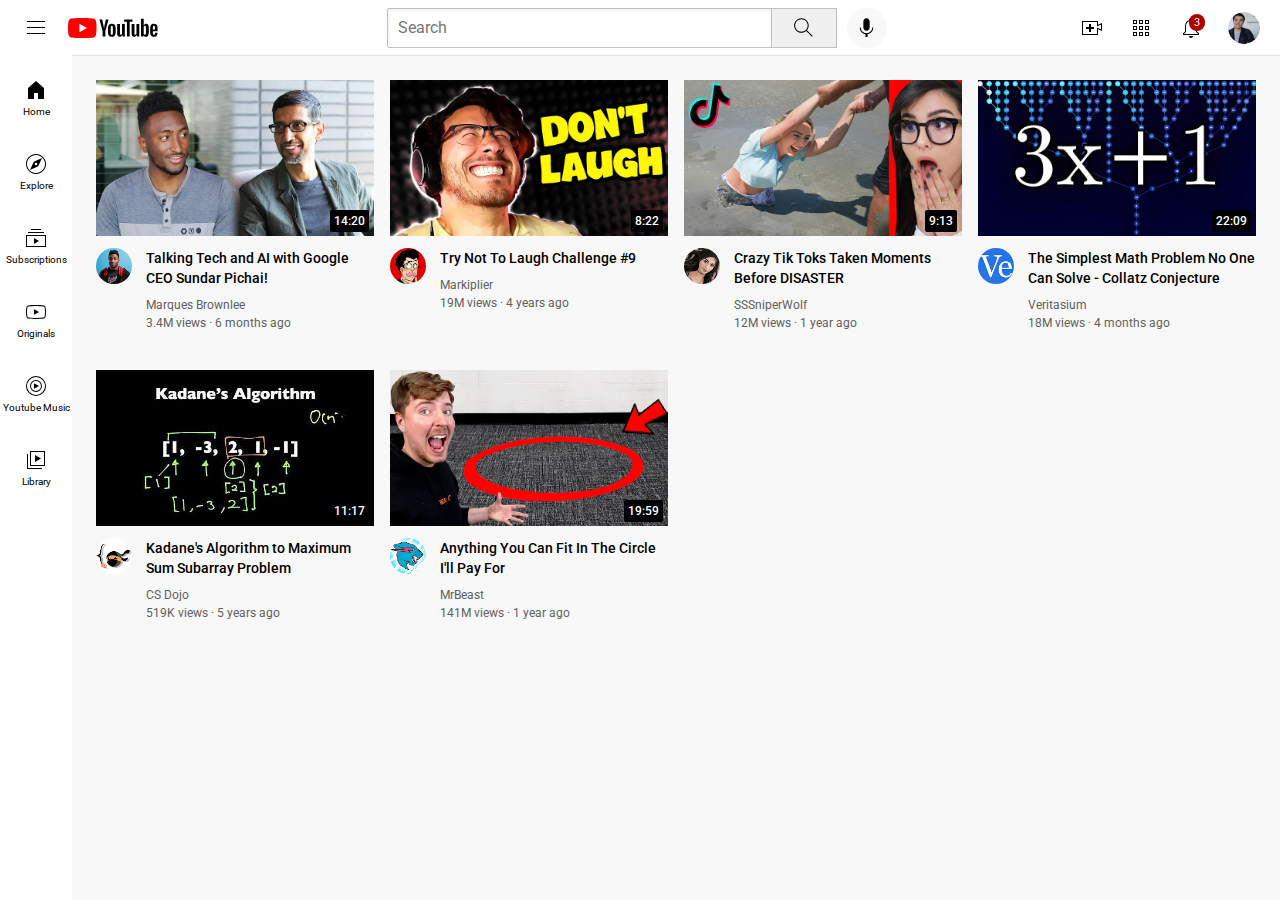
<file: index.html>
<!DOCTYPE html>
<html>
    <head>
        <link rel="preconnect" href="https://fonts.googleapis.com">
        <link rel="preconnect" href="https://fonts.gstatic.com" crossorigin>
        <link href="https://fonts.googleapis.com/css2?family=Roboto:wght@400;500;700&display=swap" rel="stylesheet">
        <link rel="stylesheet" href="styles/general.css">
        <link rel="stylesheet" href="styles/header.css">
        <link rel="stylesheet" href="styles/video.css">
        <link rel="stylesheet" href="styles/sidebar.css">
        <title>YouTube.com clone</title>
    </head>
    <body>
        <header class="header">
            <div class="left-section">
                <img class="hamburger-menu" src="icons/hamburger-menu.svg">
                <img class="youtube-logo" src="icons/youtube-logo.svg">
            </div>
            <div class="middle-section">
                <input class="search-bar" type="text" placeholder="Search">
                <button class="search-button">
                    <img class="search-icon" src="icons/search.svg">
                    <div class="tooltip">Search</div>
                </button>
                <button class="voice-search-button">
                    <img class="voice-search-icon" src="icons/voice-search-icon.svg">
                    <div class="tooltip">Search with your voice</div>
                </button>
            </div>
            <div class="right-section">
                <div class="upload-icon-container">
                    <img class="upload-icon" src="icons/upload.svg">
                    <div class="tooltip">Create</div>
                </div>
                <div class="youtube-apps-icon-container">
                    <img class="youtube-apps-icon" src="icons/youtube-apps.svg">
                    <div class="tooltip">YouTube Apps</div>
                </div>
                <div class="notifications-icon-container">
                    <img class="notifications-icon" src="icons/notifications.svg">
                    <div class="notification-count">3</div>
                    <div class="tooltip">Notifications</div>
                </div>
                <img class="current-user-picture" src="channel-pictures/my-channel.jpeg">
            </div>
        </header>

        <nav class="sidebar">
            <div class="sidebar-link">
                <img src="icons/home.svg">
                <div>Home</div>
            </div>
            <div class="sidebar-link">
                <img src="icons/explore.svg">
                <div>Explore</div>
            </div>
            <div class="sidebar-link">
                <img src="icons/subscriptions.svg">
                <div>Subscriptions</div>
            </div>
            <div class="sidebar-link">
                <img src="icons/originals.svg">
                <div>Originals</div>
            </div>
            <div class="sidebar-link">
                <img src="icons/youtube-music.svg">
                <div>Youtube Music</div>
            </div>
            <div class="sidebar-link">
                <img src="icons/library.svg">
                <div>Library</div>
            </div>
        </nav>

        <main>
            <section class="video-grid">
                <div class="video-preview">
                    <div class="thumbnail-row">
                        <img class="thumbnails" src="thumbnails/thumbnail-1.webp">
                        <div class="video-time">14:20</div>
                    </div>
                    <div class="video-info-grid">
                        <div class="channel-picture">
                            <img class="profile-picture" src="channel-pictures/channel-1.jpeg">
                        </div>
                        <div class="video-info">
                            <p class="video-title">Talking Tech and AI with Google CEO Sundar Pichai!</p>
                            <p class="video-author">Marques Brownlee</p>
                            <p class="video-stats">3.4M views &#183; 6 months ago</p>
                        </div>
                    </div>
                </div>
        
                <div class="video-preview">
                    <div class="thumbnail-row">
                        <img class="thumbnails" src="thumbnails/thumbnail-2.webp">
                        <div class="video-time">8:22</div>
                    </div>
                    <div class="video-info-grid">
                        <div class="channel-picture">
                            <img class="profile-picture" src="channel-pictures/channel-2.jpeg">
                        </div>
                        <div class="video-info">
                            <p class="video-title">Try Not To Laugh Challenge #9</p>
                            <p class="video-author">Markiplier</p>
                            <p class="video-stats">19M views &#183; 4 years ago</p>
                        </div>
                    </div>
                </div>
        
                <div class="video-preview">
                    <div class="thumbnail-row">
                        <img class="thumbnails" src="thumbnails/thumbnail-3.webp">
                        <div class="video-time">9:13</div>
                    </div>
                    <div class="video-info-grid">
                        <div class="channel-picture">
                            <img class="profile-picture" src="channel-pictures/channel-3.jpeg">
                        </div>
                        <div class="video-info">
                            <p class="video-title">Crazy Tik Toks Taken Moments Before DISASTER</p>
                            <p class="video-author">SSSniperWolf</p>
                            <p class="video-stats">12M views &#183; 1 year ago</p>
                        </div>
                    </div>
                </div>
                
                <div class="video-preview">
                    <div class="thumbnail-row">
                        <img class="thumbnails" src="thumbnails/thumbnail-4.webp">
                        <div class="video-time">22:09</div>
                    </div>
                    <div class="video-info-grid">
                        <div class="channel-picture">
                            <img class="profile-picture" src="channel-pictures/channel-4.jpeg">
                        </div>
                        <div class="video-info">
                            <p class="video-title">The Simplest Math Problem No One Can Solve - Collatz Conjecture</p>
                            <p class="video-author">Veritasium</p>
                            <p class="video-stats">18M views &#183; 4 months ago</p>
                        </div>
                    </div>
                </div>
        
                <div class="video-preview">
                    <div class="thumbnail-row">
                        <img class="thumbnails" src="thumbnails/thumbnail-5.webp">
                        <div class="video-time">11:17</div>
                    </div>
                    <div class="video-info-grid">
                        <div class="channel-picture">
                            <img class="profile-picture" src="channel-pictures/channel-5.jpeg">
                        </div>
                        <div class="video-info">
                            <p class="video-title">Kadane's Algorithm to Maximum Sum Subarray Problem</p>
                            <p class="video-author">CS Dojo</p>
                            <p class="video-stats">519K views &#183; 5 years ago</p>
                        </div>
                    </div>
                </div>
                
                <div class="video-preview">
                    <div class="thumbnail-row">
                        <img class="thumbnails" src="thumbnails/thumbnail-6.webp">
                        <div class="video-time">19:59</div>
                    </div>
                    <div class="video-info-grid">
                        <div class="channel-picture">
                            <img class="profile-picture" src="channel-pictures/channel-6.jpeg">
                        </div>
                        <div class="video-info">
                            <p class="video-title">Anything You Can Fit In The Circle I'll Pay For</p>
                            <p class="video-author">MrBeast</p>
                            <p class="video-stats">141M views &#183; 1 year ago</p>
                        </div>
                    </div>
                </div>
            </section>
        </main>

    </body>
</html>
</file>
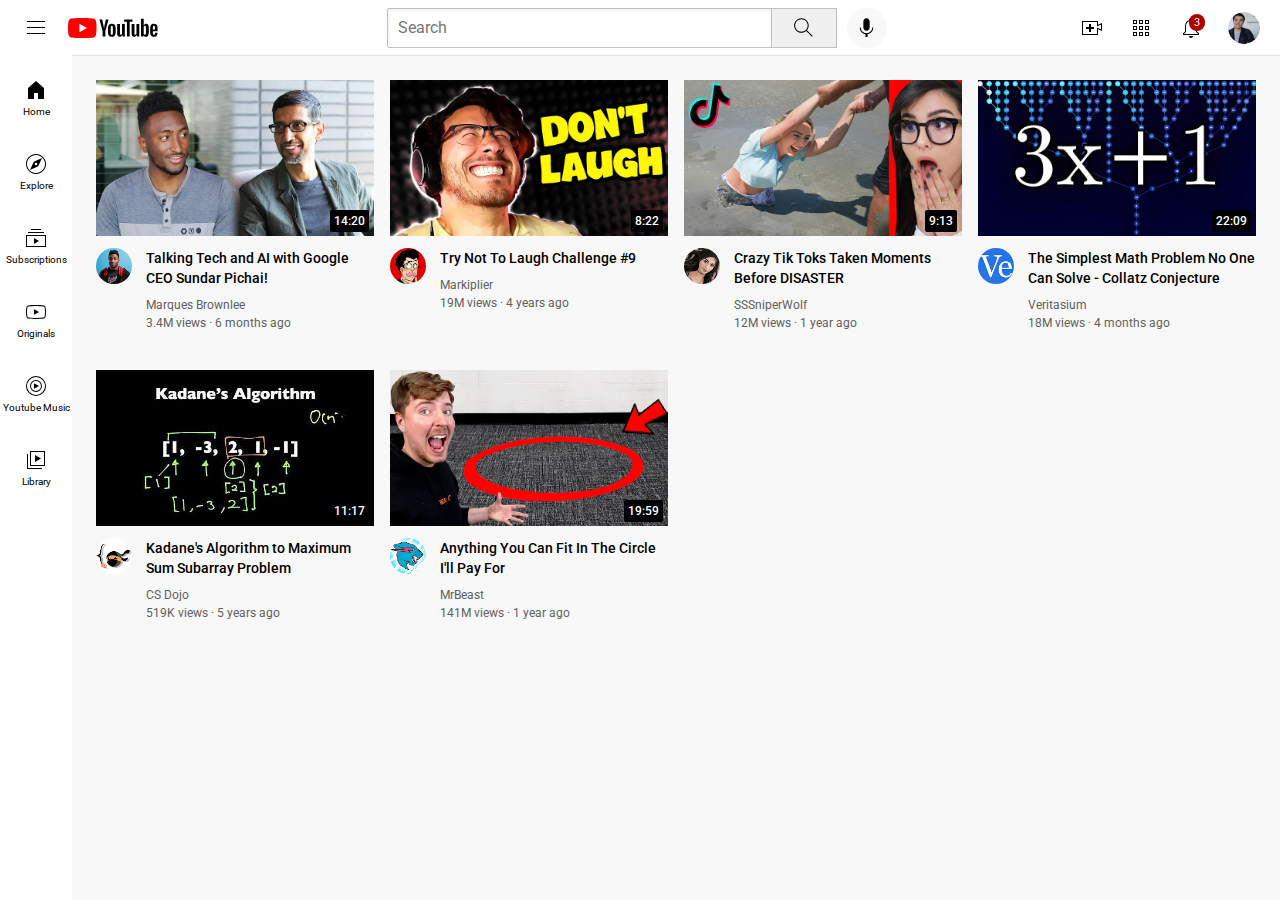
<file: youtube.html>
<!DOCTYPE html>
<html>
    <head>
        <link rel="preconnect" href="https://fonts.googleapis.com">
        <link rel="preconnect" href="https://fonts.gstatic.com" crossorigin>
        <link href="https://fonts.googleapis.com/css2?family=Roboto:wght@400;500;700&display=swap" rel="stylesheet">
        <link rel="stylesheet" href="styles/general.css">
        <link rel="stylesheet" href="styles/header.css">
        <link rel="stylesheet" href="styles/video.css">
        <link rel="stylesheet" href="styles/sidebar.css">
        <title>YouTube.com clone</title>
    </head>
    <body>
        <header class="header">
            <div class="left-section">
                <img class="hamburger-menu" src="icons/hamburger-menu.svg">
                <img class="youtube-logo" src="icons/youtube-logo.svg">
            </div>
            <div class="middle-section">
                <input class="search-bar" type="text" placeholder="Search">
                <button class="search-button">
                    <img class="search-icon" src="icons/search.svg">
                    <div class="tooltip">Search</div>
                </button>
                <button class="voice-search-button">
                    <img class="voice-search-icon" src="icons/voice-search-icon.svg">
                    <div class="tooltip">Search with your voice</div>
                </button>
            </div>
            <div class="right-section">
                <div class="upload-icon-container">
                    <img class="upload-icon" src="icons/upload.svg">
                    <div class="tooltip">Create</div>
                </div>
                <div class="youtube-apps-icon-container">
                    <img class="youtube-apps-icon" src="icons/youtube-apps.svg">
                    <div class="tooltip">YouTube Apps</div>
                </div>
                <div class="notifications-icon-container">
                    <img class="notifications-icon" src="icons/notifications.svg">
                    <div class="notification-count">3</div>
                    <div class="tooltip">Notifications</div>
                </div>
                <img class="current-user-picture" src="channel-pictures/my-channel.jpeg">
            </div>
        </header>

        <nav class="sidebar">
            <div class="sidebar-link">
                <img src="icons/home.svg">
                <div>Home</div>
            </div>
            <div class="sidebar-link">
                <img src="icons/explore.svg">
                <div>Explore</div>
            </div>
            <div class="sidebar-link">
                <img src="icons/subscriptions.svg">
                <div>Subscriptions</div>
            </div>
            <div class="sidebar-link">
                <img src="icons/originals.svg">
                <div>Originals</div>
            </div>
            <div class="sidebar-link">
                <img src="icons/youtube-music.svg">
                <div>Youtube Music</div>
            </div>
            <div class="sidebar-link">
                <img src="icons/library.svg">
                <div>Library</div>
            </div>
        </nav>

        <main>
            <section class="video-grid">
                <div class="video-preview">
                    <div class="thumbnail-row">
                        <img class="thumbnails" src="thumbnails/thumbnail-1.webp">
                        <div class="video-time">14:20</div>
                    </div>
                    <div class="video-info-grid">
                        <div class="channel-picture">
                            <img class="profile-picture" src="channel-pictures/channel-1.jpeg">
                        </div>
                        <div class="video-info">
                            <p class="video-title">Talking Tech and AI with Google CEO Sundar Pichai!</p>
                            <p class="video-author">Marques Brownlee</p>
                            <p class="video-stats">3.4M views &#183; 6 months ago</p>
                        </div>
                    </div>
                </div>
        
                <div class="video-preview">
                    <div class="thumbnail-row">
                        <img class="thumbnails" src="thumbnails/thumbnail-2.webp">
                        <div class="video-time">8:22</div>
                    </div>
                    <div class="video-info-grid">
                        <div class="channel-picture">
                            <img class="profile-picture" src="channel-pictures/channel-2.jpeg">
                        </div>
                        <div class="video-info">
                            <p class="video-title">Try Not To Laugh Challenge #9</p>
                            <p class="video-author">Markiplier</p>
                            <p class="video-stats">19M views &#183; 4 years ago</p>
                        </div>
                    </div>
                </div>
        
                <div class="video-preview">
                    <div class="thumbnail-row">
                        <img class="thumbnails" src="thumbnails/thumbnail-3.webp">
                        <div class="video-time">9:13</div>
                    </div>
                    <div class="video-info-grid">
                        <div class="channel-picture">
                            <img class="profile-picture" src="channel-pictures/channel-3.jpeg">
                        </div>
                        <div class="video-info">
                            <p class="video-title">Crazy Tik Toks Taken Moments Before DISASTER</p>
                            <p class="video-author">SSSniperWolf</p>
                            <p class="video-stats">12M views &#183; 1 year ago</p>
                        </div>
                    </div>
                </div>
                
                <div class="video-preview">
                    <div class="thumbnail-row">
                        <img class="thumbnails" src="thumbnails/thumbnail-4.webp">
                        <div class="video-time">22:09</div>
                    </div>
                    <div class="video-info-grid">
                        <div class="channel-picture">
                            <img class="profile-picture" src="channel-pictures/channel-4.jpeg">
                        </div>
                        <div class="video-info">
                            <p class="video-title">The Simplest Math Problem No One Can Solve - Collatz Conjecture</p>
                            <p class="video-author">Veritasium</p>
                            <p class="video-stats">18M views &#183; 4 months ago</p>
                        </div>
                    </div>
                </div>
        
                <div class="video-preview">
                    <div class="thumbnail-row">
                        <img class="thumbnails" src="thumbnails/thumbnail-5.webp">
                        <div class="video-time">11:17</div>
                    </div>
                    <div class="video-info-grid">
                        <div class="channel-picture">
                            <img class="profile-picture" src="channel-pictures/channel-5.jpeg">
                        </div>
                        <div class="video-info">
                            <p class="video-title">Kadane's Algorithm to Maximum Sum Subarray Problem</p>
                            <p class="video-author">CS Dojo</p>
                            <p class="video-stats">519K views &#183; 5 years ago</p>
                        </div>
                    </div>
                </div>
                
                <div class="video-preview">
                    <div class="thumbnail-row">
                        <img class="thumbnails" src="thumbnails/thumbnail-6.webp">
                        <div class="video-time">19:59</div>
                    </div>
                    <div class="video-info-grid">
                        <div class="channel-picture">
                            <img class="profile-picture" src="channel-pictures/channel-6.jpeg">
                        </div>
                        <div class="video-info">
                            <p class="video-title">Anything You Can Fit In The Circle I'll Pay For</p>
                            <p class="video-author">MrBeast</p>
                            <p class="video-stats">141M views &#183; 1 year ago</p>
                        </div>
                    </div>
                </div>
            </section>
        </main>

    </body>
</html>
</file>
<file: styles/general.css>
p {
    font-family: Roboto, Arial;
    margin-top: 0px;
    margin-bottom: 0px;
}

body {
    margin: 0;
    padding-top: 80px;
    padding-left: 96px;
    padding-right: 24px;
    background-color: rgb(248, 248, 248);
}
</file>
<file: styles/header.css>
.header {
    height: 55px;
    display: flex;
    flex-direction: row;
    justify-content: space-between;
    position: fixed;
    top: 0;
    left: 0;
    right: 0;
    background-color: white;
    border-bottom-width: 1px;
    border-bottom-style: solid;
    border-bottom-color: rgb(228, 228, 228);
    z-index: 100;
}

.left-section {
    align-items: center;
    display: flex;
}

.search-bar {
    flex: 1;
    height: 36px;
    padding-left: 10px;
    font-size: 16px;
    border: 1px solid rgb(192, 192, 192);
    border-radius: 2px;
    box-shadow: inset 1px 2px 3px rgba(0, 0, 0, 0.05);
    width: 0;
}

.search-bar::placeholder {
    font-family: Roboto, Arial;
    font-size: 16px;
}

.hamburger-menu {
    height: 24px;
    margin-left: 24px;
    margin-right: 20px;
}

.youtube-logo {
    height: 20px;
}

.middle-section {
    flex: 1;
    margin-left: 70px;
    margin-right: 35px;
    max-width: 500px;
    display: flex;
    align-items: center;
}

.search-button {
    height: 40px;
    width: 66px;
    background-color: rgb(240, 240, 240);
    border-width: 1px;
    border-style: solid;
    border-color: rgb(192, 192, 192);
    margin-left: -1px;
    margin-right: 10px;
}

.search-button, .voice-search-button, 
.upload-icon-container, .youtube-apps-icon-container,
.notifications-icon-container {
    position: relative;
    display: flex;
    justify-content: center;
    align-items: center;
}

.search-button .tooltip, .voice-search-button .tooltip,
.upload-icon-container .tooltip, .youtube-apps-icon-container .tooltip,
.notifications-icon-container .tooltip {
    font-family: Roboto, Arial;
    position: absolute;
    background-color: grey;
    color: white;
    padding-top: 4px;
    padding-bottom: 4px;
    padding-left: 8px;
    padding-right: 8px;
    border-radius: 2px;
    font-size: 12px;
    bottom: -30px;
    opacity: 0;
    transition: opacity 0.15s;
    pointer-events: none;
    white-space: nowrap;
}

.search-button:hover .tooltip, .voice-search-button:hover .tooltip,
.upload-icon-container:hover .tooltip,
.youtube-apps-icon-container:hover .tooltip,
.notifications-icon-container:hover .tooltip {
    opacity: 1;
}

.voice-search-button {
    height: 40px;
    width: 40px;
    background-color: rgb(248, 248, 248);
    border: none;
    border-radius: 20px;
}

.search-icon {
    height: 25px;
}

.voice-search-icon {
    height: 25px;
}

.right-section {
    width: 180px;
    margin-right: 20px;
    display: flex;
    flex-direction: row;
    justify-content: space-between;
    align-items: center;
    flex-shrink: 0;
}

.upload-icon {
    height: 24px;
}

.youtube-apps-icon {
    height: 24px;
}

.notifications-icon {
    height: 24px;
}

.notification-count {
    position: absolute;
    top: -2px;
    right: -2px;
    background-color: rgb(173, 0, 0);
    color: white;
    font-family: Roboto, Arial;
    font-size: 11px;
    padding-left: 5px;
    padding-right: 5px;
    padding-top: 2px;
    padding-bottom: 2px;
    border-radius: 10px;
}

.current-user-picture {
    height: 32px;
    border-radius: 16px;
}
</file>
<file: styles/video.css>
.video-grid {
    display: grid;
    grid-template-columns: 1fr 1fr 1fr;
    column-gap: 16px;
    row-gap: 40px;
}

@media (max-width: 750px) {
    .video-grid {
        grid-template-columns: 1fr 1fr;
    }
}

@media (min-width: 751px) and (max-width: 999px) {
    .video-grid {
        grid-template-columns: 1fr 1fr 1fr;
    }
}

@media (min-width: 1000px) {
    .video-grid {
        grid-template-columns: 1fr 1fr 1fr 1fr;
    }
}

.thumbnails {
    width: 100%;
}

.video-title {
    margin-top: 0;
    font-size: 14px;
    font-weight: 500;
    line-height: 20px;
    margin-bottom: 10px;
}

.profile-picture {
    width: 36px;
    border-radius: 20px;
}

.thumbnail-row {
    margin-bottom: 8px;
    position: relative;
}

.video-author, .video-stats {
    font-size: 12px;
    color: rgb(96, 96, 96);
}

.video-author {
    margin-bottom: 4px;
}

.video-info-grid {
    display: grid;
    grid-template-columns: 50px 1fr;
}

.video-time {
    background-color: black;
    color: white;
    font-family: Roboto, Arial;
    font-size: 12px;
    font-weight: 500;
    position: absolute;
    right: 5px;
    bottom: 8px;
    padding: 4px;
    border-radius: 2px;
}
</file>
<file: styles/sidebar.css>
.sidebar {
    position: fixed;
    top: 55px;
    bottom: 0;
    left: 0;
    width: 72px;
    background-color: white;
    z-index: 200;
    padding-top: 5px;
}

.sidebar-link {
    height: 74px;
    display: flex;
    flex-direction: column;
    justify-content: center;
    align-items: center;
    cursor: pointer;
}

.sidebar-link:hover {
    background-color: rgb(235, 235, 235);
}

.sidebar-link img {
    height: 24px;
    margin-bottom: 4px;
}

.sidebar-link div {
    font-family: Roboto, Arial;
    font-size: 10px;
}
</file>
